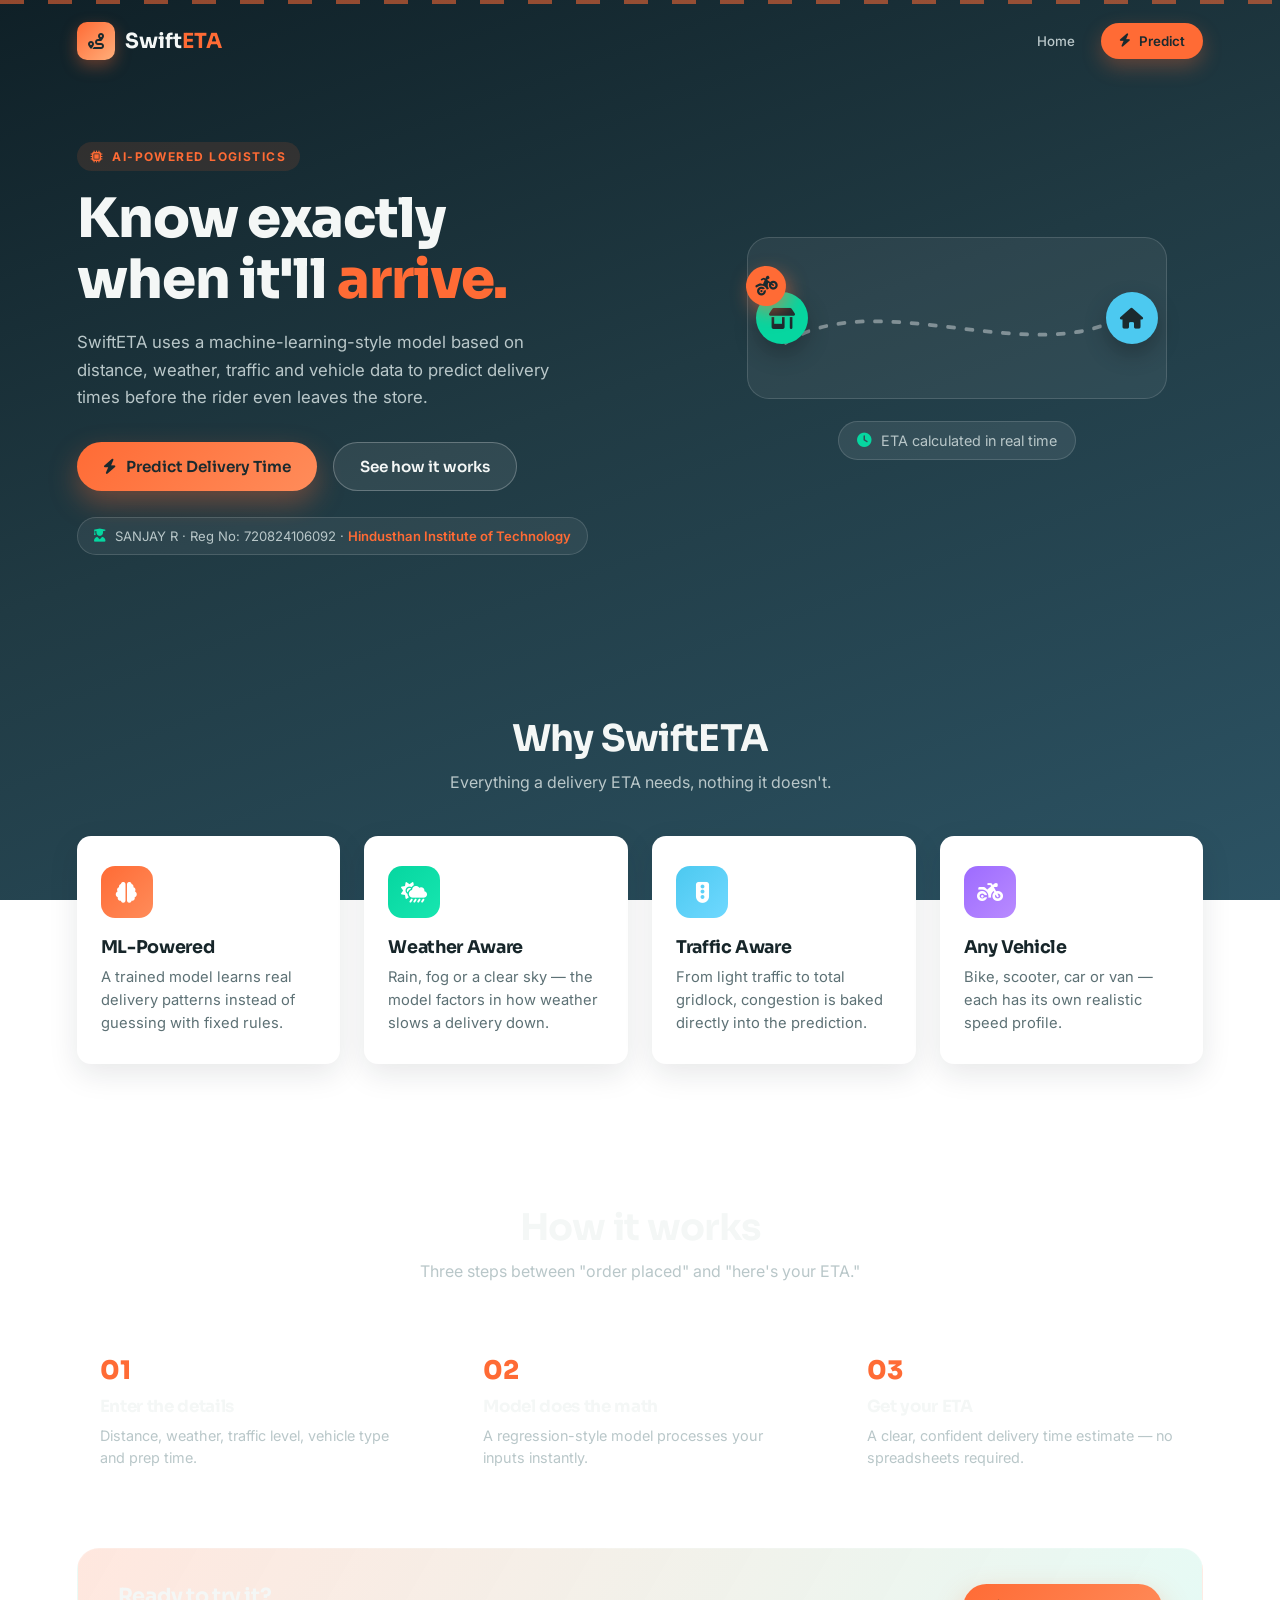
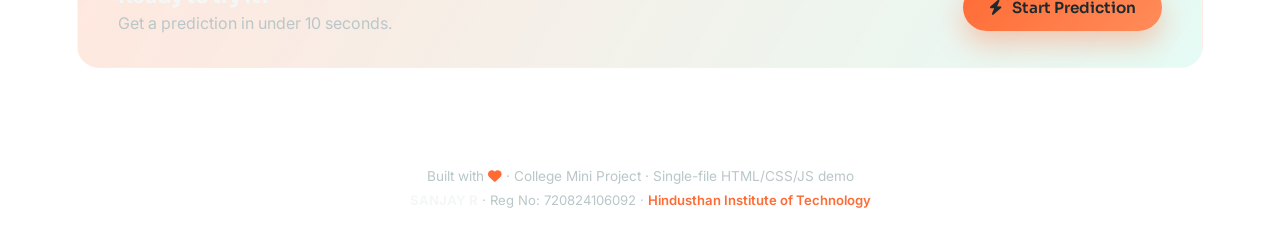
<file: swifteta.html>
<!DOCTYPE html>
<html lang="en">
<head>
<meta charset="UTF-8">
<meta name="viewport" content="width=device-width, initial-scale=1.0">
<title>SwiftETA · Delivery Time Predictor</title>

<link rel="preconnect" href="https://fonts.googleapis.com">
<link href="https://fonts.googleapis.com/css2?family=Sora:wght@400;600;700;800&family=Inter:wght@400;500;600;700&display=swap" rel="stylesheet">
<link rel="stylesheet" href="https://cdnjs.cloudflare.com/ajax/libs/font-awesome/6.5.1/css/all.min.css">

<style>
/* ==========================================================================
   SwiftETA · Design tokens
   ========================================================================== */
:root{
  --bg-deep: #0F2027;
  --bg-mid: #203A43;
  --bg-light: #2C5364;

  --accent-orange: #FF6B35;
  --accent-mint: #06D6A0;
  --accent-blue: #4CC9F0;
  --accent-purple: #9D6BFF;

  --text-light: #F4F7F6;
  --text-muted-light: #B9C7C9;

  --card-bg: #FFFFFF;
  --text-dark: #17262A;
  --muted: #5D7175;
  --border-soft: #E7EDEE;

  --radius-lg: 22px;
  --radius-md: 14px;
  --radius-sm: 8px;

  --shadow-soft: 0 20px 50px rgba(15, 32, 39, 0.18);
  --shadow-card: 0 10px 30px rgba(15, 32, 39, 0.10);

  --font-display: 'Sora', sans-serif;
  --font-body: 'Inter', sans-serif;
}

@media (prefers-reduced-motion: reduce){
  *{ animation-duration: 0.01ms !important; animation-iteration-count: 1 !important; transition-duration: 0.01ms !important; }
}

*{ box-sizing: border-box; margin:0; padding:0; }
html{ scroll-behavior: smooth; }

body{
  font-family: var(--font-body);
  background: linear-gradient(160deg, var(--bg-deep) 0%, var(--bg-mid) 45%, var(--bg-light) 100%);
  background-attachment: fixed;
  color: var(--text-light);
  min-height: 100vh;
  position: relative;
  overflow-x: hidden;
}

h1,h2,h3{ font-family: var(--font-display); letter-spacing: -0.02em; }
a{ text-decoration: none; color: inherit; }
ul{ list-style: none; }
button{ font-family: inherit; }

/* Decorative road-marking line */
.road-line{
  position: fixed; top: 0; left: 0; right: 0; height: 4px;
  background: repeating-linear-gradient(90deg, var(--accent-orange) 0 24px, transparent 24px 48px);
  opacity: 0.55; z-index: 5;
  animation: roadMove 3s linear infinite;
}
@keyframes roadMove{ from{ background-position-x: 0; } to{ background-position-x: 48px; } }

/* Navbar */
.navbar{
  display:flex; align-items:center; justify-content:space-between;
  padding: 22px 6%; position: relative; z-index: 10;
}
.brand{ display:flex; align-items:center; gap:10px; font-family: var(--font-display); font-weight:700; font-size:1.3rem; cursor:pointer; }
.brand-icon{
  width:38px; height:38px; border-radius: 10px;
  background: linear-gradient(135deg, var(--accent-orange), #ffae7a);
  display:flex; align-items:center; justify-content:center;
  color: #1B2A2E; font-size: 1rem;
  box-shadow: 0 6px 16px rgba(255,107,53,0.35);
}
.brand-text .accent{ color: var(--accent-orange); }
.nav-links{ display:flex; align-items:center; gap: 26px; }
.nav-link{ font-weight:500; color: var(--text-muted-light); transition: color 0.2s ease; cursor: pointer; background:none; border:none; }
.nav-link:hover{ color: var(--text-light); }
.nav-cta{
  background: var(--accent-orange); color: #1B2A2E !important;
  padding: 10px 18px; border-radius: 999px; font-weight: 600;
  display:flex; align-items:center; gap:8px;
  box-shadow: 0 8px 20px rgba(255,107,53,0.3);
  transition: transform 0.2s ease, box-shadow 0.2s ease;
  border: none; cursor: pointer;
}
.nav-cta:hover{ transform: translateY(-2px); box-shadow: 0 12px 24px rgba(255,107,53,0.42); }

/* Hero */
.hero{
  display:flex; align-items:center; gap: 60px;
  padding: 60px 6% 90px; max-width: 1280px; margin: 0 auto; flex-wrap: wrap;
}
.hero-text{ flex: 1 1 460px; animation: fadeInUp 0.7s ease both; }
.eyebrow{
  display:inline-flex; align-items:center; gap:8px;
  font-size: 0.75rem; font-weight: 700; letter-spacing: 0.12em;
  color: var(--accent-orange); background: rgba(255,107,53,0.12);
  padding: 7px 14px; border-radius: 999px; margin-bottom: 18px;
}
.hero-text h1{ font-size: clamp(2.2rem, 5vw, 3.4rem); line-height: 1.12; font-weight: 800; margin-bottom: 18px; }
.hero-text h1 .accent{ color: var(--accent-orange); }
.hero-sub{ color: var(--text-muted-light); font-size: 1.05rem; max-width: 480px; margin-bottom: 30px; line-height: 1.65; }
.hero-actions{ display:flex; gap: 16px; flex-wrap: wrap; }

.author-badge{
  display:inline-flex; align-items:center; gap: 10px;
  margin-top: 26px; padding: 10px 16px;
  background: rgba(255,255,255,0.06); border: 1px solid rgba(255,255,255,0.14);
  border-radius: 999px; font-size: 0.82rem; color: var(--text-muted-light);
  flex-wrap: wrap;
}
.author-badge i{ color: var(--accent-mint); }
.author-badge a{ color: var(--accent-orange); font-weight: 600; }
.author-badge a:hover{ text-decoration: underline; }

.btn{
  font-family: var(--font-display); font-weight: 600; font-size: 0.95rem;
  padding: 14px 26px; border-radius: 999px;
  display:inline-flex; align-items:center; gap:10px;
  border: none; cursor: pointer;
  transition: transform 0.2s ease, box-shadow 0.2s ease, background 0.2s ease;
}
.btn-primary{
  background: linear-gradient(135deg, var(--accent-orange), #ff8c5a); color: #1B2A2E;
  box-shadow: 0 12px 28px rgba(255,107,53,0.35);
}
.btn-primary:hover{ transform: translateY(-3px); box-shadow: 0 16px 34px rgba(255,107,53,0.48); }
.btn-ghost{ background: rgba(255,255,255,0.08); color: var(--text-light); border: 1px solid rgba(255,255,255,0.25); }
.btn-ghost:hover{ background: rgba(255,255,255,0.16); transform: translateY(-3px); }
.btn-block{ width: 100%; justify-content: center; margin-top: 8px; }

/* Hero visual: animated route */
.hero-visual{ flex: 1 1 380px; display:flex; flex-direction:column; align-items:center; gap: 22px; animation: fadeInUp 0.9s ease 0.15s both; }
.route-card{
  width: 100%; max-width: 420px;
  background: rgba(255,255,255,0.06); border: 1px solid rgba(255,255,255,0.14);
  border-radius: var(--radius-lg); padding: 60px 26px 40px; position: relative;
  backdrop-filter: blur(6px);
}
.route-point{
  position:absolute; top: 50%; transform: translateY(-50%);
  width: 52px; height:52px; border-radius: 50%;
  display:flex; align-items:center; justify-content:center;
  font-size: 1.3rem; color: #1B2A2E;
  box-shadow: 0 10px 22px rgba(0,0,0,0.25);
}
.route-point.store{ left: 8px; background: var(--accent-mint); }
.route-point.home{ right: 8px; background: var(--accent-blue); }
.route-path{ width: 100%; height: 60px; display:block; }
.route-path path{ fill: none; stroke: rgba(255,255,255,0.4); stroke-width: 2.5; stroke-dasharray: 6 10; stroke-linecap: round; }
.route-dot{
  position:absolute; top: 18px; left: 8px;
  width: 40px; height:40px; border-radius: 50%;
  background: var(--accent-orange); color: #1B2A2E;
  display:flex; align-items:center; justify-content:center; font-size: 1.1rem;
  box-shadow: 0 8px 18px rgba(255,107,53,0.5);
  offset-path: path('M10,30 C 90,-10 230,50 310,10');
  animation: travel 3.2s ease-in-out infinite;
}
@keyframes travel{ 0%{ offset-distance: 0%; } 50%{ offset-distance: 100%; } 100%{ offset-distance: 0%; } }
.route-badge{
  display:flex; align-items:center; gap:10px;
  background: rgba(255,255,255,0.08); border: 1px solid rgba(255,255,255,0.14);
  padding: 10px 18px; border-radius: 999px; font-size: 0.9rem; color: var(--text-muted-light);
}
.route-badge i{ color: var(--accent-mint); }

/* Shared sections */
.section-heading{ text-align:center; max-width: 560px; margin: 0 auto 44px; }
.section-heading h2{ font-size: clamp(1.7rem, 3vw, 2.3rem); margin-bottom: 10px; }
.section-heading p{ color: var(--text-muted-light); }
.features, .how-it-works{ padding: 70px 6%; max-width: 1280px; margin: 0 auto; }

.card-grid{ display:grid; grid-template-columns: repeat(auto-fit, minmax(240px, 1fr)); gap: 24px; }
.feature-card{
  background: var(--card-bg); color: var(--text-dark);
  border-radius: var(--radius-md); padding: 30px 24px;
  box-shadow: var(--shadow-card);
  transition: transform 0.25s ease, box-shadow 0.25s ease;
  animation: fadeInUp 0.6s ease both;
}
.feature-card:hover{ transform: translateY(-8px); box-shadow: 0 20px 40px rgba(15,32,39,0.22); }
.feature-icon{
  width: 52px; height:52px; border-radius: 14px;
  display:flex; align-items:center; justify-content:center;
  font-size: 1.3rem; color: #fff; margin-bottom: 18px;
}
.icon-orange{ background: linear-gradient(135deg, var(--accent-orange), #ff8c5a); }
.icon-mint{ background: linear-gradient(135deg, var(--accent-mint), #17e6b0); }
.icon-blue{ background: linear-gradient(135deg, var(--accent-blue), #6fd8ff); }
.icon-purple{ background: linear-gradient(135deg, var(--accent-purple), #b98bff); }
.feature-card h3{ font-size: 1.1rem; margin-bottom: 8px; }
.feature-card p{ color: var(--muted); font-size: 0.92rem; line-height: 1.55; }

.steps{ display:grid; grid-template-columns: repeat(auto-fit, minmax(220px,1fr)); gap: 24px; margin-bottom: 50px; }
.step{ background: rgba(255,255,255,0.06); border: 1px solid rgba(255,255,255,0.12); border-radius: var(--radius-md); padding: 28px 22px; }
.step-num{ font-family: var(--font-display); font-size: 1.6rem; font-weight: 800; color: var(--accent-orange); }
.step h3{ margin: 10px 0 8px; font-size: 1.05rem; }
.step p{ color: var(--text-muted-light); font-size: 0.9rem; line-height: 1.5; }

.cta-banner{
  display:flex; align-items:center; justify-content:space-between; flex-wrap: wrap; gap: 20px;
  background: linear-gradient(120deg, rgba(255,107,53,0.16), rgba(6,214,160,0.10));
  border: 1px solid rgba(255,255,255,0.14); border-radius: var(--radius-lg); padding: 34px 40px;
}
.cta-banner h3{ font-size: 1.3rem; margin-bottom: 4px; }
.cta-banner p{ color: var(--text-muted-light); }

/* Form page */
.form-section{ display:flex; justify-content:center; padding: 60px 6% 90px; }
.form-card{
  width: 100%; max-width: 560px;
  background: var(--card-bg); color: var(--text-dark);
  border-radius: var(--radius-lg); padding: 40px 36px;
  box-shadow: var(--shadow-soft);
  animation: fadeInUp 0.6s ease both;
}
.form-card-head{ margin-bottom: 28px; }
.form-card-head .eyebrow{ background: rgba(255,107,53,0.1); }
.form-card-head h1{ font-size: 1.7rem; margin: 12px 0 8px; }
.form-card-head p{ color: var(--muted); font-size: 0.95rem; }

.alert-error{
  display:flex; align-items:center; gap: 10px;
  background: #FDECEA; color: #B3261E; border: 1px solid #F6C6C2;
  padding: 12px 16px; border-radius: var(--radius-sm); font-size: 0.9rem; margin-bottom: 22px;
}

.predict-form{ display:flex; flex-direction:column; gap: 18px; }
.field{ display:flex; flex-direction:column; gap: 8px; }
.field label{ font-size: 0.85rem; font-weight: 600; color: var(--text-dark); display:flex; align-items:center; gap: 8px; }
.field label i{ color: var(--accent-orange); width: 16px; text-align:center; }
.field input, .field select{
  font-family: var(--font-body); font-size: 0.98rem; padding: 13px 16px;
  border-radius: var(--radius-sm); border: 1.5px solid var(--border-soft);
  background: #FAFCFC; color: var(--text-dark);
  transition: border-color 0.2s ease, box-shadow 0.2s ease;
}
.field input:focus, .field select:focus{
  outline: none; border-color: var(--accent-orange);
  box-shadow: 0 0 0 4px rgba(255,107,53,0.14);
}

/* Result page */
.result-section{ display:flex; justify-content:center; padding: 60px 6% 90px; }
.result-card{
  width: 100%; max-width: 620px;
  background: var(--card-bg); color: var(--text-dark);
  border-radius: var(--radius-lg); padding: 46px 40px;
  box-shadow: var(--shadow-soft); text-align: center;
  animation: popIn 0.55s cubic-bezier(.2,.8,.3,1.3) both;
}
.result-card h1{ font-size: 1.5rem; margin: 12px 0 26px; }
.result-number{ display:flex; align-items:center; justify-content:center; gap: 12px; margin-bottom: 6px; }
.result-icon{ font-size: 2rem; color: var(--accent-orange); animation: tick 1.6s ease-in-out infinite; }
@keyframes tick{ 0%, 100%{ transform: rotate(-8deg); } 50%{ transform: rotate(8deg); } }
.big-number{ font-family: var(--font-display); font-weight: 800; font-size: clamp(3rem, 10vw, 4.4rem); color: var(--accent-orange); line-height: 1; }
.unit{ font-family: var(--font-display); font-size: 1.3rem; color: var(--muted); align-self:flex-end; margin-bottom: 10px; }
.result-alt{ color: var(--muted); margin-bottom: 30px; }

.breakdown-grid{ display:grid; grid-template-columns: repeat(auto-fit, minmax(120px,1fr)); gap: 14px; margin-bottom: 34px; }
.breakdown-item{
  background: #FAFCFC; border: 1px solid var(--border-soft); border-radius: var(--radius-sm);
  padding: 16px 10px; display:flex; flex-direction:column; align-items:center; gap: 6px;
}
.breakdown-item i{ color: var(--accent-mint); font-size: 1.1rem; }
.b-label{ font-size: 0.72rem; color: var(--muted); text-transform: uppercase; letter-spacing: 0.05em; }
.b-value{ font-weight: 700; font-size: 0.95rem; }
.result-actions{ display:flex; gap: 14px; justify-content:center; flex-wrap: wrap; }

.footer{ text-align:center; padding: 30px 6% 40px; color: var(--text-muted-light); font-size: 0.85rem; }
.footer-credit{ margin-top: 8px; font-size: 0.82rem; color: var(--text-muted-light); }
.footer-credit strong{ color: var(--text-light); }
.footer-credit a{ color: var(--accent-orange); font-weight: 600; }
.footer-credit a:hover{ text-decoration: underline; }

@keyframes fadeInUp{ from{ opacity: 0; transform: translateY(22px); } to{ opacity: 1; transform: translateY(0); } }
@keyframes popIn{ from{ opacity: 0; transform: scale(0.94) translateY(14px); } to{ opacity: 1; transform: scale(1) translateY(0); } }

/* Page switching (single-file "SPA") */
.page{ display:none; }
.page.active{ display:block; }

@media (max-width: 720px){
  .navbar{ padding: 18px 5%; }
  .nav-links{ gap: 14px; }
  .nav-link:not(.nav-cta){ display:none; }
  .hero{ padding: 40px 6% 60px; flex-direction: column; }
  .cta-banner{ flex-direction: column; text-align:center; }
  .form-card, .result-card{ padding: 32px 22px; }
  .result-actions{ flex-direction: column; }
  .result-actions .btn{ width: 100%; justify-content:center; }
}
</style>
</head>
<body>

<div class="road-line"></div>

<header class="navbar">
  <div class="brand" onclick="showPage('home')">
    <span class="brand-icon"><i class="fa-solid fa-route"></i></span>
    <span class="brand-text">Swift<span class="accent">ETA</span></span>
  </div>
  <nav class="nav-links">
    <button class="nav-link" onclick="showPage('home')">Home</button>
    <button class="nav-link nav-cta" onclick="showPage('predict')">
      <i class="fa-solid fa-bolt"></i> Predict
    </button>
  </nav>
</header>

<main>

  <!-- ============================= HOME PAGE ============================= -->
  <section id="page-home" class="page active">

    <section class="hero">
      <div class="hero-text">
        <span class="eyebrow"><i class="fa-solid fa-microchip"></i> AI-POWERED LOGISTICS</span>
        <h1>Know exactly<br>when it'll <span class="accent">arrive.</span></h1>
        <p class="hero-sub">
          SwiftETA uses a machine-learning-style model based on distance, weather,
          traffic and vehicle data to predict delivery times before the rider
          even leaves the store.
        </p>
        <div class="hero-actions">
          <a href="javascript:void(0)" class="btn btn-primary" onclick="showPage('predict')">
            <i class="fa-solid fa-bolt"></i> Predict Delivery Time
          </a>
          <a href="javascript:void(0)" class="btn btn-ghost" onclick="document.getElementById('how-it-works').scrollIntoView({behavior:'smooth'})">
            See how it works
          </a>
        </div>

        <div class="author-badge">
          <i class="fa-solid fa-user-graduate"></i>
          <span>SANJAY R &middot; Reg No: 720824106092 &middot;
            <a href="https://hit.edu.in/" target="_blank" rel="noopener">Hindusthan Institute of Technology</a>
          </span>
        </div>
      </div>

      <div class="hero-visual" aria-hidden="true">
        <div class="route-card">
          <div class="route-point store"><i class="fa-solid fa-shop"></i></div>
          <svg class="route-path" viewBox="0 0 320 40" preserveAspectRatio="none">
            <path d="M10,30 C 90,-10 230,50 310,10" />
          </svg>
          <div class="route-dot"><i class="fa-solid fa-motorcycle"></i></div>
          <div class="route-point home"><i class="fa-solid fa-house"></i></div>
        </div>
        <div class="route-badge">
          <i class="fa-solid fa-clock"></i>
          <span>ETA calculated in real time</span>
        </div>
      </div>
    </section>

    <section class="features">
      <div class="section-heading">
        <h2>Why SwiftETA</h2>
        <p>Everything a delivery ETA needs, nothing it doesn't.</p>
      </div>
      <div class="card-grid">
        <div class="feature-card">
          <div class="feature-icon icon-orange"><i class="fa-solid fa-brain"></i></div>
          <h3>ML-Powered</h3>
          <p>A trained model learns real delivery patterns instead of guessing with fixed rules.</p>
        </div>
        <div class="feature-card">
          <div class="feature-icon icon-mint"><i class="fa-solid fa-cloud-sun-rain"></i></div>
          <h3>Weather Aware</h3>
          <p>Rain, fog or a clear sky &mdash; the model factors in how weather slows a delivery down.</p>
        </div>
        <div class="feature-card">
          <div class="feature-icon icon-blue"><i class="fa-solid fa-traffic-light"></i></div>
          <h3>Traffic Aware</h3>
          <p>From light traffic to total gridlock, congestion is baked directly into the prediction.</p>
        </div>
        <div class="feature-card">
          <div class="feature-icon icon-purple"><i class="fa-solid fa-motorcycle"></i></div>
          <h3>Any Vehicle</h3>
          <p>Bike, scooter, car or van &mdash; each has its own realistic speed profile.</p>
        </div>
      </div>
    </section>

    <section class="how-it-works" id="how-it-works">
      <div class="section-heading">
        <h2>How it works</h2>
        <p>Three steps between "order placed" and "here's your ETA."</p>
      </div>
      <div class="steps">
        <div class="step">
          <span class="step-num">01</span>
          <h3>Enter the details</h3>
          <p>Distance, weather, traffic level, vehicle type and prep time.</p>
        </div>
        <div class="step">
          <span class="step-num">02</span>
          <h3>Model does the math</h3>
          <p>A regression-style model processes your inputs instantly.</p>
        </div>
        <div class="step">
          <span class="step-num">03</span>
          <h3>Get your ETA</h3>
          <p>A clear, confident delivery time estimate &mdash; no spreadsheets required.</p>
        </div>
      </div>
      <div class="cta-banner">
        <div>
          <h3>Ready to try it?</h3>
          <p>Get a prediction in under 10 seconds.</p>
        </div>
        <a href="javascript:void(0)" class="btn btn-primary" onclick="showPage('predict')">
          <i class="fa-solid fa-bolt"></i> Start Prediction
        </a>
      </div>
    </section>

  </section>

  <!-- ============================= FORM PAGE ============================= -->
  <section id="page-predict" class="page">
    <section class="form-section">
      <div class="form-card">
        <div class="form-card-head">
          <span class="eyebrow"><i class="fa-solid fa-sliders"></i> PREDICTION FORM</span>
          <h1>Tell us about the delivery</h1>
          <p>Fill in the details below and let the model estimate the ETA.</p>
        </div>

        <div class="alert-error" id="formError" style="display:none;">
          <i class="fa-solid fa-circle-exclamation"></i>
          <span id="formErrorText"></span>
        </div>

        <form class="predict-form" id="predictForm" onsubmit="return handlePredict(event)">
          <div class="field">
            <label for="distance"><i class="fa-solid fa-road"></i> Distance (km)</label>
            <input type="number" id="distance" step="0.1" min="0.1" max="200" placeholder="e.g. 5.5" required>
          </div>

          <div class="field">
            <label for="weather"><i class="fa-solid fa-cloud-sun-rain"></i> Weather</label>
            <select id="weather" required>
              <option value="Clear">Clear</option>
              <option value="Windy">Windy</option>
              <option value="Foggy">Foggy</option>
              <option value="Rainy">Rainy</option>
              <option value="Stormy">Stormy</option>
            </select>
          </div>

          <div class="field">
            <label for="traffic"><i class="fa-solid fa-traffic-light"></i> Traffic</label>
            <select id="traffic" required>
              <option value="Low">Low</option>
              <option value="Medium">Medium</option>
              <option value="High">High</option>
              <option value="Jam">Jam</option>
            </select>
          </div>

          <div class="field">
            <label for="vehicle"><i class="fa-solid fa-motorcycle"></i> Vehicle Type</label>
            <select id="vehicle" required>
              <option value="Bike">Bike</option>
              <option value="Scooter">Scooter</option>
              <option value="Car">Car</option>
              <option value="Van">Van</option>
            </select>
          </div>

          <div class="field">
            <label for="prep_time"><i class="fa-solid fa-clock"></i> Preparation Time (min)</label>
            <input type="number" id="prep_time" step="1" min="0" max="120" placeholder="e.g. 10" required>
          </div>

          <button type="submit" class="btn btn-primary btn-block" id="predictBtn">
            <i class="fa-solid fa-wand-magic-sparkles"></i> Predict Delivery Time
          </button>
        </form>
      </div>
    </section>
  </section>

  <!-- ============================= RESULT PAGE ============================= -->
  <section id="page-result" class="page">
    <section class="result-section">
      <div class="result-card">
        <span class="eyebrow"><i class="fa-solid fa-check"></i> PREDICTION READY</span>
        <h1>Estimated Delivery Time</h1>

        <div class="result-number">
          <i class="fa-solid fa-stopwatch result-icon"></i>
          <span class="big-number" id="bigNumber">0</span>
          <span class="unit">min</span>
        </div>

        <p class="result-alt" id="resultAlt"></p>

        <div class="breakdown-grid" id="breakdownGrid"></div>

        <div class="result-actions">
          <a href="javascript:void(0)" class="btn btn-primary" onclick="showPage('predict')">
            <i class="fa-solid fa-rotate-right"></i> Predict Another
          </a>
          <a href="javascript:void(0)" class="btn btn-ghost" onclick="showPage('home')">
            <i class="fa-solid fa-house"></i> Back Home
          </a>
        </div>
      </div>
    </section>
  </section>

</main>

<footer class="footer">
  <p>Built with <i class="fa-solid fa-heart" style="color:var(--accent-orange)"></i> · College Mini Project · Single-file HTML/CSS/JS demo</p>
  <p class="footer-credit">
    <strong>SANJAY R</strong> &middot; Reg No: 720824106092 &middot;
    <a href="https://hit.edu.in/" target="_blank" rel="noopener">Hindusthan Institute of Technology</a>
  </p>
</footer>

<script>
/* ==========================================================================
   Page navigation (single-file "SPA")
   ========================================================================== */
function showPage(name) {
  document.querySelectorAll('.page').forEach(p => p.classList.remove('active'));
  document.getElementById('page-' + name).classList.add('active');
  window.scrollTo({ top: 0, behavior: 'smooth' });
}

/* ==========================================================================
   Prediction logic
   ----------------------------------------------------------------------
   This mirrors the same formula used to train the Python/Scikit-learn
   RandomForestRegressor in the full-stack version of this project:
   travel time (distance / vehicle speed) + prep time + weather penalty
   + traffic penalty. Running entirely client-side means no backend or
   Python model file is required for this single HTML file.
   ========================================================================== */
const VEHICLE_SPEED_KMH = { Bike: 18, Scooter: 30, Car: 38, Van: 32 };
const WEATHER_PENALTY   = { Clear: 0, Windy: 2, Foggy: 6, Rainy: 10, Stormy: 16 };
const TRAFFIC_PENALTY   = { Low: 0, Medium: 5, High: 12, Jam: 22 };

function predictDeliveryTime(distance, weather, traffic, vehicle, prepTime) {
  const travelTime = (distance / VEHICLE_SPEED_KMH[vehicle]) * 60; // minutes
  const weatherExtra = WEATHER_PENALTY[weather];
  const trafficExtra = TRAFFIC_PENALTY[traffic];

  // small deterministic "model variance" so results feel natural, not a flat formula
  const variance = ((distance * 7 + prepTime * 3) % 5) - 2;

  let total = prepTime + travelTime + weatherExtra + trafficExtra + variance;
  total = Math.max(total, prepTime + 1);
  return Math.round(total * 10) / 10;
}

function handlePredict(e) {
  e.preventDefault();

  const distance = parseFloat(document.getElementById('distance').value);
  const weather = document.getElementById('weather').value;
  const traffic = document.getElementById('traffic').value;
  const vehicle = document.getElementById('vehicle').value;
  const prepTime = parseFloat(document.getElementById('prep_time').value);

  const errorBox = document.getElementById('formError');
  const errorText = document.getElementById('formErrorText');

  if (isNaN(distance) || distance <= 0 || distance > 200) {
    errorText.textContent = 'Please enter a valid distance between 0 and 200 km.';
    errorBox.style.display = 'flex';
    return false;
  }
  if (isNaN(prepTime) || prepTime < 0 || prepTime > 120) {
    errorText.textContent = 'Please enter a valid preparation time between 0 and 120 minutes.';
    errorBox.style.display = 'flex';
    return false;
  }
  errorBox.style.display = 'none';

  const btn = document.getElementById('predictBtn');
  btn.disabled = true;
  btn.innerHTML = '<i class="fa-solid fa-spinner fa-spin"></i> Predicting...';

  setTimeout(() => {
    const prediction = predictDeliveryTime(distance, weather, traffic, vehicle, prepTime);
    renderResult(prediction, distance, weather, traffic, vehicle, prepTime);

    btn.disabled = false;
    btn.innerHTML = '<i class="fa-solid fa-wand-magic-sparkles"></i> Predict Delivery Time';

    showPage('result');
  }, 500); // brief delay so the loading state is visible

  return false;
}

function renderResult(prediction, distance, weather, traffic, vehicle, prepTime) {
  const hours = Math.floor(prediction / 60);
  const minutes = Math.round(prediction % 60);

  const altText = document.getElementById('resultAlt');
  altText.innerHTML = hours > 0 ? `That's about <strong>${hours}h ${minutes}m</strong>` : '';

  document.getElementById('breakdownGrid').innerHTML = `
    <div class="breakdown-item">
      <i class="fa-solid fa-road"></i>
      <span class="b-label">Distance</span>
      <span class="b-value">${distance} km</span>
    </div>
    <div class="breakdown-item">
      <i class="fa-solid fa-cloud-sun-rain"></i>
      <span class="b-label">Weather</span>
      <span class="b-value">${weather}</span>
    </div>
    <div class="breakdown-item">
      <i class="fa-solid fa-traffic-light"></i>
      <span class="b-label">Traffic</span>
      <span class="b-value">${traffic}</span>
    </div>
    <div class="breakdown-item">
      <i class="fa-solid fa-motorcycle"></i>
      <span class="b-label">Vehicle</span>
      <span class="b-value">${vehicle}</span>
    </div>
    <div class="breakdown-item">
      <i class="fa-solid fa-clock"></i>
      <span class="b-label">Prep Time</span>
      <span class="b-value">${prepTime} min</span>
    </div>
  `;

  animateCounter(document.getElementById('bigNumber'), prediction);
}

/* Animates the big ETA number counting up from 0 */
function animateCounter(el, target) {
  const duration = 900;
  const start = performance.now();

  function tick(now) {
    const progress = Math.min((now - start) / duration, 1);
    const eased = 1 - Math.pow(1 - progress, 3);
    const value = target * eased;
    el.textContent = target % 1 === 0 ? Math.round(value) : value.toFixed(1);

    if (progress < 1) {
      requestAnimationFrame(tick);
    } else {
      el.textContent = target % 1 === 0 ? target : target.toFixed(1);
    }
  }
  requestAnimationFrame(tick);
}
</script>
</body>
</html>
</file>
